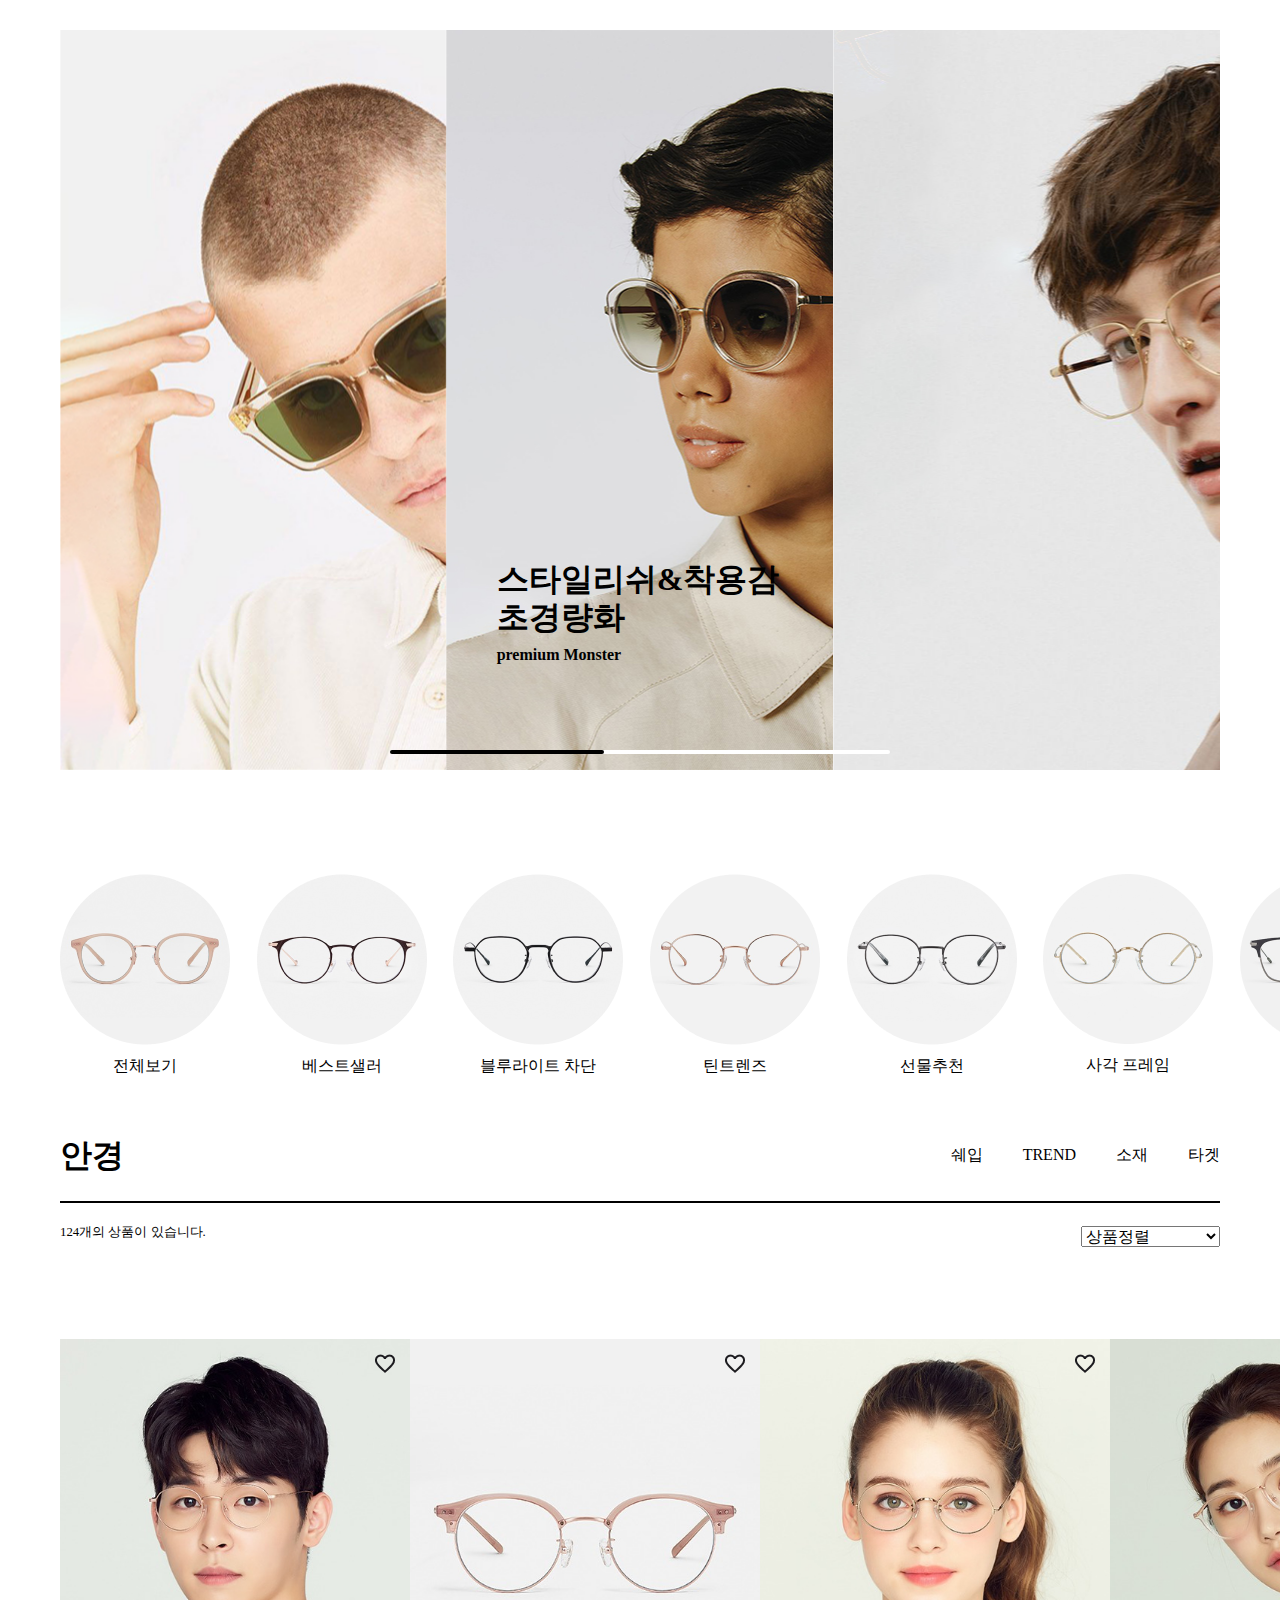
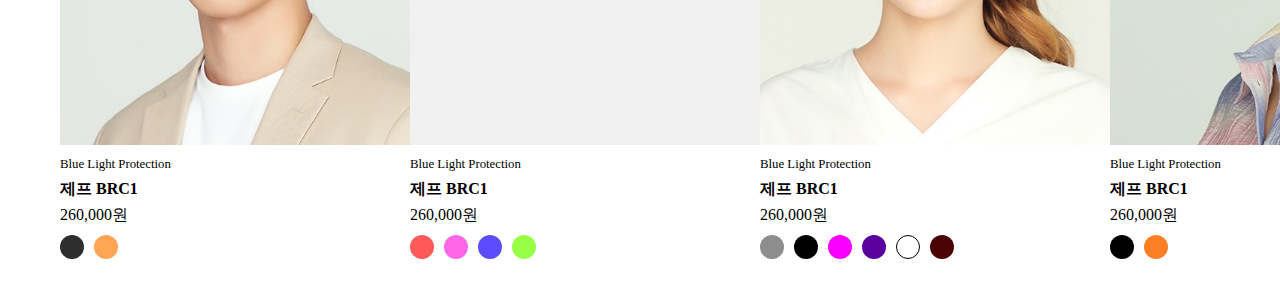
<file: product_list.html>
<!DOCTYPE html>
<html lang="ko">
<head>
    <meta charset="UTF-8">
    <meta name="viewport" content="width=device-width, initial-scale=1.0">
    <title>안경 | gentleMonster</title>
    <!-- swiper slide -->
    <link rel="stylesheet" href="https://cdn.jsdelivr.net/npm/swiper@10/swiper-bundle.min.css"/>
    <script src="https://cdn.jsdelivr.net/npm/swiper@10/swiper-bundle.min.js"></script>
    <link rel="stylesheet" href="./styles/reset.css">
    <link rel="stylesheet" href="./styles/common.css">
    <link rel="stylesheet" href="./styles/product.css">
</head>
<body>
    <!-- header.php -->
    
    <main>
        <!-- 1. swiper - slide -->
        <!-- Slider main container -->
        <div class="swiper" id="product_slide">
            <!-- Additional required wrapper -->
            <div class="swiper-wrapper">
                <div class="swiper-slide slide1">
                    <dl class="txt">
                        <dt><em>스타일리쉬&착용감<br>초경량화</em></dt>
                        <dd>premium Monster</dd>
                    </dl>
                </div>
                <div class="swiper-slide slide2">
                    <dl class="txt">
                        <dt><em>스타일리쉬&착용감<br>초경량화</em></dt>
                        <dd>premium Monster</dd>
                    </dl>
                </div>
                <div class="swiper-slide slide3">
                    <dl class="txt">
                        <dt><em>스타일리쉬&착용감<br>초경량화</em></dt>
                        <dd>premium Monster</dd>
                    </dl>
                </div>
                <div class="swiper-slide slide4">
                    <dl class="txt">
                        <dt><em>스타일리쉬&착용감<br>초경량화</em></dt>
                        <dd>premium Monster</dd>
                    </dl>
                </div>
                <div class="swiper-slide slide5">
                    <dl class="txt">
                        <dt><em>스타일리쉬&착용감<br>초경량화</em></dt>
                        <dd>premium Monster</dd>
                    </dl>
                </div>
                <div class="swiper-slide slide6">
                    <dl class="txt">
                        <dt><em>스타일리쉬&착용감<br>초경량화</em></dt>
                        <dd>premium Monster</dd>
                    </dl>
                </div>
            </div> <!-- 스와이퍼 끝 -->
            <div class="swiper-scrollbar"></div>
        </div>
        <!-- 2. cartegory -->
        <div id="category">
            <ul class="glasses_gory">
                <li>
                    <a href="#"><img src="./images/glasses_img/category1.png" alt=""></a>
                    <span>전체보기</span>
                </li>
                <li>
                    <a href="#"><img src="./images/glasses_img/category2.png" alt=""></a>
                    <span>베스트샐러</span>
                </li>
                <li>
                    <a href="#"><img src="./images/glasses_img/category3.png" alt=""></a>
                    <span>블루라이트 차단</span>
                </li>
                <li>
                    <a href="#"><img src="./images/glasses_img/category4.png" alt=""></a>
                    <span>틴트렌즈</span>
                </li>
                <li>
                    <a href="#"><img src="./images/glasses_img/category5.png" alt=""></a>
                    <span>선물추천</span>
                </li>
                <li>
                    <a href="#"><img src="./images/glasses_img/category6.png" alt=""></a>
                    <span>사각 프레임</span>
                </li>
                <li>
                    <a href="#"><img src="./images/glasses_img/category7.png" alt=""></a>
                    <span>원형프레임</span>
                </li>
            </ul>
        </div>
        <!-- 3. product_list -->
        <div id="product_list">
            <div class="title">
                <div class="t_top">
                    <h1>안경</h1>
                    <div class="t_t_right">
                        <a href="#"><p>쉐입</p></a>
                        <a href="#"><p>TREND</p></a>
                        <a href="#"><p>소재</p></a>
                        <a href="#"><p>타겟</p></a>
                    </div>
                </div>
                <span></span>
                <div class="t_buttom">
                    <p>124개의 상품이 있습니다.</p>
                    <select id="product_align">
                        <option value="">상품정렬</option>
                        <option value="">리뷰순서로 보기</option>
                        <option value="">판매순서로 보기</option>
                    </select>
                </div>
            </div>
            <div class="container">
                <div class="container1 container0">
                    <div class="box">
                        <a href="#" class="item_img"><img src="./images/glasses_img/g_model_11.jpg" alt=""></a>
                        <a href="#"class="like_img"><img src="./images/glasses_img/hart.png" alt=""></a>
                    </div>
                    <div class="c1_txt txt">
                        <h2>Blue Light Protection</h2>
                        <a href="#"  class="name"><p>제프 BRC1</p></a>
                        <a href="#"  class="price"><p>260,000원</p></a>
                        <div class="c1_color color">
                            <span class="color1"></span>
                            <span class="color2"></span>
                        </div>
                    </div>
                </div>
                <div class="container2 container0">
                    <div class="box">
                        <a href="#" class="item_img"><img src="./images/glasses_img/glasses_10.jpg" alt=""></a>
                        <a href="#"class="like_img"><img src="./images/glasses_img/hart.png" alt=""></a>
                    </div>
                    <div class="c2_txt txt">
                        <h2>Blue Light Protection</h2>
                        <a href="#"  class="name"><p>제프 BRC1</p></a>
                        <a href="#"  class="price"><p>260,000원</p></a>
                        <div class="c2_color color">
                            <span class="color1"></span>
                            <span class="color2"></span>
                            <span class="color3"></span>
                            <span class="color4"></span>
                        </div>
                    </div>
                </div>
                <div class="container3 container0">
                    <div class="box">
                        <a href="#" class="item_img"><img src="./images/glasses_img/g_model_09.jpg" alt=""></a>
                        <a href="#"class="like_img"><img src="./images/glasses_img/hart.png" alt=""></a>
                    </div>
                    <div class="c3_txt txt">
                        <h2>Blue Light Protection</h2>
                        <a href="#"  class="name"><p>제프 BRC1</p></a>
                        <a href="#"  class="price"><p>260,000원</p></a>
                        <div class="c3_color color">
                            <span class="color1"></span>
                            <span class="color2"></span>
                            <span class="color3"></span>
                            <span class="color4"></span>
                            <span class="color5"></span>
                            <span class="color6"></span>
                        </div>
                    </div>
                </div>
                <div class="container4 container0">
                    <div class="box">
                        <a href="#" class="item_img"><img src="./images/glasses_img/g_model_06.jpg" alt=""></a>
                        <a href="#"class="like_img"><img src="./images/glasses_img/hart.png" alt=""></a>
                    </div>
                    <div class="c4_txt txt">
                        <h2>Blue Light Protection</h2>
                        <a href="#"  class="name"><p>제프 BRC1</p></a>
                        <a href="#"  class="price"><p>260,000원</p></a>
                        <div class="c4_color color">
                            <span class="color1"></span>
                            <span class="color2"></span>
                        </div>
                    </div>
                </div>
                <div class="container5 container0">
                    <div class="box">
                        <a href="#" class="item_img"><img src="./images/glasses_img/glasses_07.jpg" alt=""></a>
                        <a href="#"class="like_img"><img src="./images/glasses_img/hart.png" alt=""></a>
                    </div>
                    <div class="c5_txt txt">
                        <h2>Blue Light Protection</h2>
                        <a href="#"  class="name"><p>제프 BRC1</p></a>
                        <a href="#"  class="price"><p>260,000원</p></a>
                        <div class="c5_color color">
                            <span class="color1"></span>
                            <span class="color2"></span>
                            <span class="color3"></span>
                        </div>
                    </div>
                </div>
            </div>
        </div>
    </main>
    <!-- footer.php -->
    <?php include("./footer.php") ?>
    <script src="./styles/common.css"></script>
    <script>
        // 특정 페이지에만 해당되는 js동작기능은 내부 스크리비트로 작성해도 된다.
        // product_slide 기능은 product_list.html에만 존재한다.(내부)
        // header swiper 기능은 header가 모든 페이지에 존재하기 때문에 외부에 작성해야한다.
        const product_slide = new Swiper("#product_slide",{
            slidesPerView:1, //한번에 보이는 슬라이드 개수
            centeredSlides:true, //슬라이드 기준이 중심부터
            loop:true,// 무한반복 설정
            autoplay:{delay:2000},disableOnInteraction:false,//자동재생
            speed:800, // 슬라이드 전환 시 부드러운 전환속도
            scrollbar:{el:'#product_slide .swiper-scrollbar'}, //스크롤바 표시
            on:{
                init:function(){
                    // 슬라이드가 변경되기 전 초기 실행함수
                    this.slides[this.activeIndex].querySelector('.txt').style.opacity = '1';
                },
                slideChange:function(){
                    //슬라이드 변경될때 인식되는 실행함수
                    // 1. 활성화 전 모든 슬라이드 opacity:0
                    this.slides.forEach(target => {
                        target.querySelector('.txt').style.opacity= '0';
                    })
                    // 2. 활설화 슬라이드만 opacity:1
                    this.slides[this.activeIndex].querySelector('.txt').style.opacity = '1';
                    this.slides[this.activeIndex].querySelector('.txt').style.transform = 'translateX(0)';
                },
            },
            breakpoints:{
                700:{slidesPerView:2, centeredSlides:false,},
                1000:{slidesPerView:3, centeredSlides:true},
            },
        })
    </script>
</body>
</html>
</file>
<file: styles/common.css>
/* common.css 모든 웹페이지 공통 css == common */
/* common.css == header, footer, 공통영역 Design */
/* Firefox */
html {scrollbar-width: 10px;scrollbar-color: #222 #f1f1f1;}
/* Opera */
html::-o-scrollbar {width: 10px;}/*스크롤바 크기*/
html::-o-scrollbar-thumb {background-color: #222;border-radius: 5px;}/*스크롤 드래그바*/
html::-o-scrollbar-thumb:hover {background-color: #555;}
/* Chrome, Safari, Edge 등 웹킷 기반 브라우저 */
::-webkit-scrollbar {width: 10px;}/*스크롤바 크기*/
::-webkit-scrollbar-track {box-shadow: inset 0 0 5px rgba(0, 0, 0, 0.3);}/*스크롤바 배경*/
::-webkit-scrollbar-thumb {background-color: #222;border-radius: 5px;}/*스크롤 드래그바*/
::-webkit-scrollbar-thumb:hover {background-color: #555;}
/* header */
header {
    
    width:calc(100% - 60px); /*full*/
    height:100px;
    margin:0 auto;
    display:flex;
    justify-content: space-between;
    align-items:center;
}
header h1 {width:209px;}
header h1 a {}
header h1 a img {width:100%;}
header .right {display:flex; align-items:center;}
header .right > * {margin-left:20px;}
header .right .lang {margin-left:0; font-weight: 600;}
header .right #searchFrm {
    background:#000; border-radius:10px; width:250px;
}
header .right #searchFrm fieldset { 
    height:36px; padding:0 15px;
    display:flex; justify-content:space-between; align-items:center;
}
header .right #searchFrm fieldset #searchTxt {background:none; color:#fff;}
header .right #searchFrm fieldset #searchTxt::placeholder {
    color:#fff; }
header .right #searchFrm fieldset #searchBtn {
    background:none; width:24px; height:24px;
}
header .right #searchFrm fieldset #searchBtn img {width:100%;}
header .right #login, header .right #cart, header .right #nav {width:36px; height:36px;} 
header .right #login img, header .right #cart img, header .right #nav img {width:100%;} 
header .right #login {}
header .right #login img {}
header .right #cart {}
header .right #cart img {}
header .right #nav {}
header .right #nav img {}
/* open-nav */
header #open_nav {
    position: fixed; left:0; top:0; z-index:999;
    width:100%;  height: 100vh;
    background:#f1f1f1;
    margin:0 auto; text-align: center;
    overflow-y:auto;
}
header #open_nav #nav_close {
    position: absolute; right:115px; top:80px;
    background:none; width:40px; height: 40px;
}
header #open_nav #nav_close img {width:100%;}
/* swiper-slide  nav-adver */
header #open_nav #nav_adver {
    max-width: 800px; margin:20px auto; text-align: center;
}
header #open_nav #nav_adver .swiper-wrapper{
    position: relative; margin-top:50px; 
}
header #open_nav #nav_adver .swiper-button-prev,
header #open_nav #nav_adver .swiper-button-next{
    width:24px; height: 24px; top:17px;
}
header #open_nav #nav_adver .swiper-button-prev{background: url(../images/adver_prev.png);}
header #open_nav #nav_adver .swiper-button-next{background: url(../images/adver_next.png);}
header #open_nav #nav_adver .swiper-button-prev::after,
header #open_nav #nav_adver .swiper-button-next::after{display: none;}
/* open-nav  nav */
header #open_nav nav {
    display:flex; flex-flow: column nowrap;
    align-items: center; margin-top:94px; justify-content: center;
}
header #open_nav nav a:hover{
    background: #d9d9d9; width: 50%; 
    border-radius: 100px; border-bottom: 3px solid black;
    padding:10px;
    transform:scale(120%);
    transition: all 1s;
}
header #open_nav nav a {
    margin-bottom:40px; font-size: 2.5rem;
    font-weight: 600; 
}
/* footer */
footer {
    width:calc(100% - 60px);
    margin:auto;text-align:left;
}
footer .f_menu {display:flex; flex-flow:row nowrap; justify-content: start;}
footer .f_menu dl {}
footer .f_menu .service{}
footer .f_menu .law{}
footer .f_menu .sns{}
footer .f_menu dt {margin:60px 240px 25px 0; font-weight: 600;}
footer .f_menu dd {line-height: 30px; }
footer .f_menu dl dd a{font-size: 0.8rem; color:#b7afa5; }
footer .f_menu dl dd a:hover{
    color:#000;
    font-weight: 600;
}
footer .f_copy {
    display: flex; flex-flow: row nowrap; 
    margin:85px 0 35px;
}
footer .f_copy .logo {margin-top:3px;}
footer .f_copy .logo img {width: 70%;}
footer .f_copy address {width: 400%; line-height: 25px; } 
footer .f_copy address a:hover {
    background:#000; color:#fff; 
    border-radius: 20px; padding:5px 10px; 
}
</file>
<file: styles/product.css>
main{
    width:calc(100% - 60px); margin:0 auto;
    padding:30px; 
}
/* 스와이퍼 슬라이드 */
main #product_slide {margin-bottom: 100px;;}
main #product_slide .swiper-wrapper {}
main #product_slide .swiper-wrapper .swiper-slide {
    width:700px; height: 740px; margin:0 auto;
}
main #product_slide .swiper-wrapper .txt {
    margin:533px 50px; width: 300px;
    /* 초기 숨기기(이후 wiper 활용 서서히 나타나고 사라지기 기능추가) */
    opacity:0; transition: opacity 2s, transform 2s;
    transform: translateX(100px);
    
}
main #product_slide .swiper-wrapper .txt dt{line-height: 2rem;}
main #product_slide .swiper-wrapper .txt dt em{font-size: 2rem; font-weight: 600;}
main #product_slide .swiper-wrapper .txt dd{line-height: 2rem; font-weight: 600;}
main #product_slide .swiper-wrapper .slide1 {background: url(../images/model/model_01.jpg);}
main #product_slide .swiper-wrapper .slide1 .txt {}
main #product_slide .swiper-wrapper .slide5 .txt{color:#fff;}
main #product_slide .swiper-wrapper .slide1 .txt dt {}
main #product_slide .swiper-wrapper .slide1 .txt dt em { }
main #product_slide .swiper-wrapper .slide1 .txt dd {}
main #product_slide .swiper-wrapper .slide2 {background: url(../images/model/model_02.jpg);}
main #product_slide .swiper-wrapper .slide3 {background: url(../images/model/model_03.jpg);}
main #product_slide .swiper-wrapper .slide4 {background: url(../images/model/model_04.jpg);}
main #product_slide .swiper-wrapper .slide5 {background: url(../images/model/model_06.jpg);}
main #product_slide .swiper-wrapper .slide6 {background: url(../images/model/model_08.jpg);}
/* 스와이퍼 스크롤바 디자인 */
main #product_slide .swiper-scrollbar { 
    position: relative; left:50%; bottom:20px; transform: translateX(-50%);
    background: #fff; width:500px;
} /*스크롤 배경*/
main #product_slide .swiper-scrollbar-drag {
    background: #000; position: absolute;
} /*스크롤 막대*/
/* 카테고리 */
main #category{
    
    width: 1350px; margin:0 auto;
    text-align: center;
}
main #category .glasses_gory {
    display: flex; flex-flow: row nowrap; justify-content: space-between;
}
main #category .glasses_gory li {display: flex; flex-flow: column nowrap; align-items: center;}
main #category .glasses_gory li a{}
main #category .glasses_gory li span{margin-top:10px;}

/* 프로덕트 타이틀 */
main #product_list {}
main #product_list .title {margin-top:65px;}
main #product_list .title .t_top{ 
    display:flex; flex-flow: row nowrap; justify-content: space-between;
    align-items: center;
    }
main #product_list .title .t_top h1{
    font-size: 2rem; line-height: 2rem; 
    font-weight: 700;}
main #product_list .title .t_top .t_t_right{
    display:flex; flex-flow: row nowrap;}
main #product_list .title .t_top .t_t_right a{margin-left: 40px;}
main #product_list .title .t_top .t_t_right a p{}
main #product_list .title span{
    display: block;
    width:100%;
    height: 2px;
    background: #000;
    margin:30px 0 23px;
}
main #product_list .title .t_buttom {
    display:flex; flex-flow: row nowrap; justify-content: space-between;}
main #product_list .title .t_buttom p {font-size: 0.8rem;}
main #product_list .title .t_buttom p #product_align {}
main #product_list .title .t_buttom p #product_align option {
    font-size: 0.8rem;
}
/* 프로덕트 사진상품 */
main #product_list .container {
    display:flex; flex-flow: row nowrap; justify-content:space-between;
    margin-top:92px; 
}
main #product_list .container .container0 {}
main #product_list .container .container0 .box {
    position: relative; width:350px;
}
main #product_list .container .container0 .box .item_img {
    
    }
main #product_list .container .container0 .box .item_img img {width:100%;}
main #product_list .container .container0 .box .like_img {
    position: absolute; z-index: 999; right:13px; top:13px;}
main #product_list .container .container0 .box .like_img img {width: 100%;}
main #product_list .container .txt {
    display:flex; flex-flow: column nowrap; margin-top:10px;
}
main #product_list .container .txt h2 {font-size: 0.8rem;}
main #product_list .container .txt .name {
    margin:10px 0 10px;}
main #product_list .container .txt .name p  {
    font-weight:600;}
main #product_list .container .txt .price  {}
main #product_list .container .txt .price p {}
main #product_list .container .color {
    margin-top:12px; display: flex; flex-flow: row nowrap;
}
main #product_list .container .txt .color span{
    width:24px; height: 24px; border-radius: 12px; display: block;
    margin-right: 10px;
}
main #product_list .container .c1_color .color1 {background:#2E2E2E; }
main #product_list .container .c1_color .color2 {background:#FFA553;}
main #product_list .container .c2_color .color1 {background-color: #FF5959;}
main #product_list .container .c2_color .color2 {background: #FF5959;}
main #product_list .container .c2_color .color2 {background: #FF66E7;}
main #product_list .container .c2_color .color3 {background: #5B4DFF;}
main #product_list .container .c2_color .color4 {background: #98FF47;}
main #product_list .container .c3_color .color1 {background: #8D8D8D;}
main #product_list .container .c3_color .color2 {background: #000000;}
main #product_list .container .c3_color .color3 {background: #FA00FF;}
main #product_list .container .c3_color .color4 {background: #59009F;}
main #product_list .container .c3_color .color5 {
    background: #fff; border:1px solid black}
main #product_list .container .c3_color .color6 {background: #4A0404;}
main #product_list .container .c4_color .color1 {background: #000;}
main #product_list .container .c4_color .color2 {background: #FF8024;}
main #product_list .container .c5_color .color1 {background: #030084;}
main #product_list .container .c5_color .color2 {background: #6F0056;}
main #product_list .container .c5_color .color3 {background: #004D15;}

/* 모음집 */
main #product_list .container .item_img img{ /*사진 이미지*/
    width:80%;
}
@keyframes txt {
    0%{transform: translateX(200px);}
    100%{transform: translateX(0);}
}
</file>
